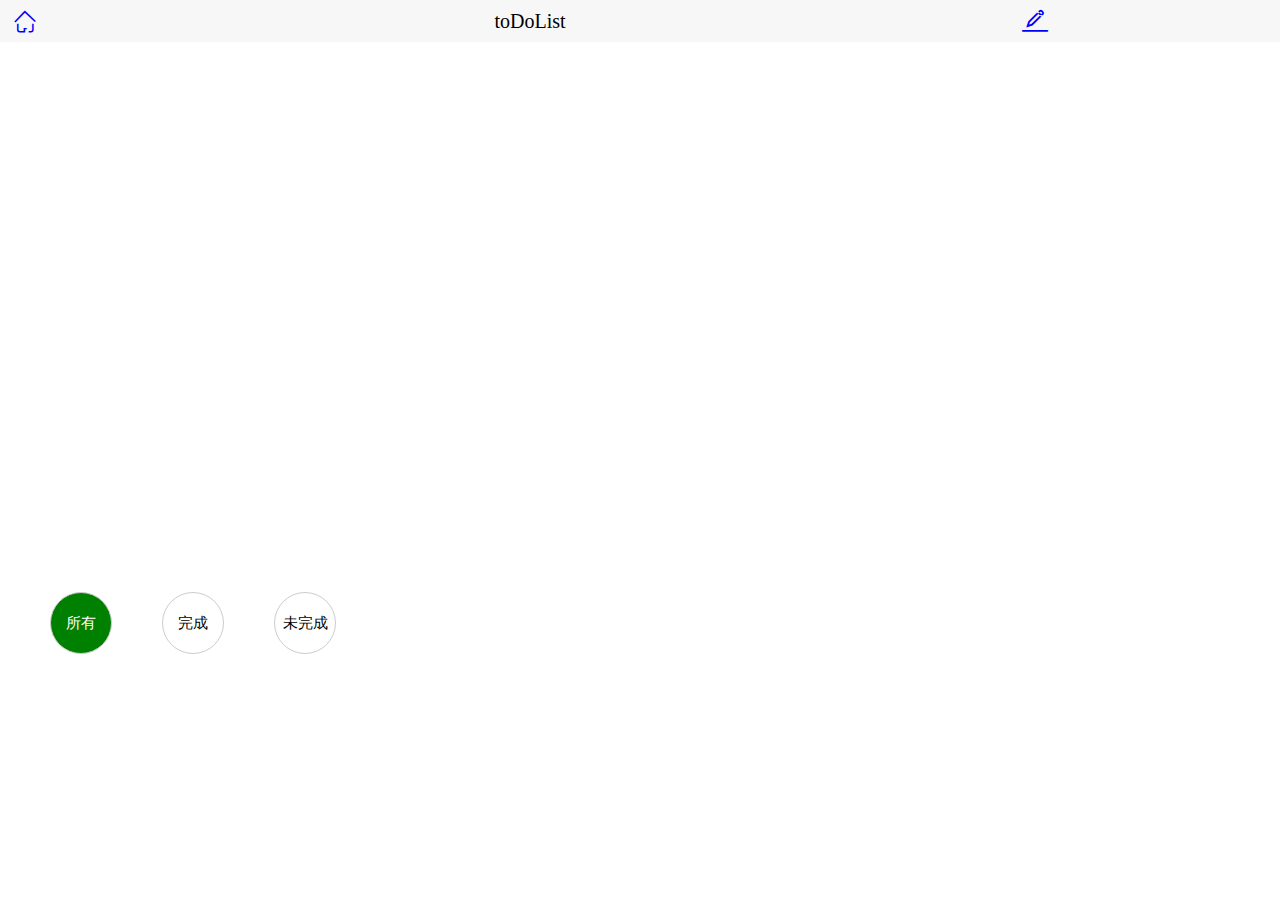
<file: index.html>
<!DOCTYPE html>
<html lang="en">
	<head>
		<meta charset="UTF-8" />
		<meta name="viewport" content="width=device-width, initial-scale=1.0" />
		<title>Document</title>
		<link rel="stylesheet" href="./css/style.css" />
		<link rel="stylesheet" href="./font/iconfont.css" />
	</head>
	<body>
		<div id="app">
			<!-- 头部 -->
			<div class="header">
				<div class="left">
					<i class="iconfont">&#xe620;</i>
				</div>
				<div class="mid">toDoList</div>
				<div class="right" @click='showEditMask'>
					<i class="iconfont">&#xe616;</i>
				</div>
			</div>

			<!-- 内容部分 -->
			<div class="content">
				<div class="box" v-for='(item,index) of newTodos'>
					<div class="info">{{item.task}}</div>
					<div class="check" @click="changeFlag(index)" :class="{'checked':item.flag}">
						<i class="iconfont">&#xe61b;</i>
					</div>
					<div class="delete" @click='showDeleteTipsMask(index)'>
						<i class="iconfont">&#xe617;</i>
					</div>
				</div>
			</div>

			<!-- 底部 -->
			<div class="footer">
				<div class="all" @click='checkedAll' :class="{'footer-checked':allFlag}">所有</div>
				<div class="finish" @click='checkedFinish' :class="{'footer-checked':finishFlag}">完成</div>
				<div class="unfinish" @click='checkedUnFinish' :class="{'footer-checked':UnFinishFlag}">未完成</div>
			</div>

			<!-- 添加信息弹出框 -->
			<div class="edit-mask" v-show='editMaskFlag' @click.self="hideEditMask">
				<div class="mask">
					<input type="text" placeholder="请输入代办事项" v-model='inputBoxVal'/>
					<div class="determine" @click='add'>确定</div>
					<div class="cancel" @click='hideEditMask'>取消</div>
				</div>
            </div>
            
            <!-- 删除信息弹出框 -->
            <div class="edit-mask" v-show='deleteMaskFlag' @click.self="hideDeleteTipsMask">
				<div class="mask">
					<p>是否删除？</p>
					<div class="determine" @click='remove(activeIndex)'>确定</div>
					<div class="cancel" @click='hideDeleteTipsMask'>取消</div>
				</div>
            </div>
		</div>
		<script src="./lib/vue.js"></script>
		<script src="./js/index.js"></script>
	</body>
</html>
</file>
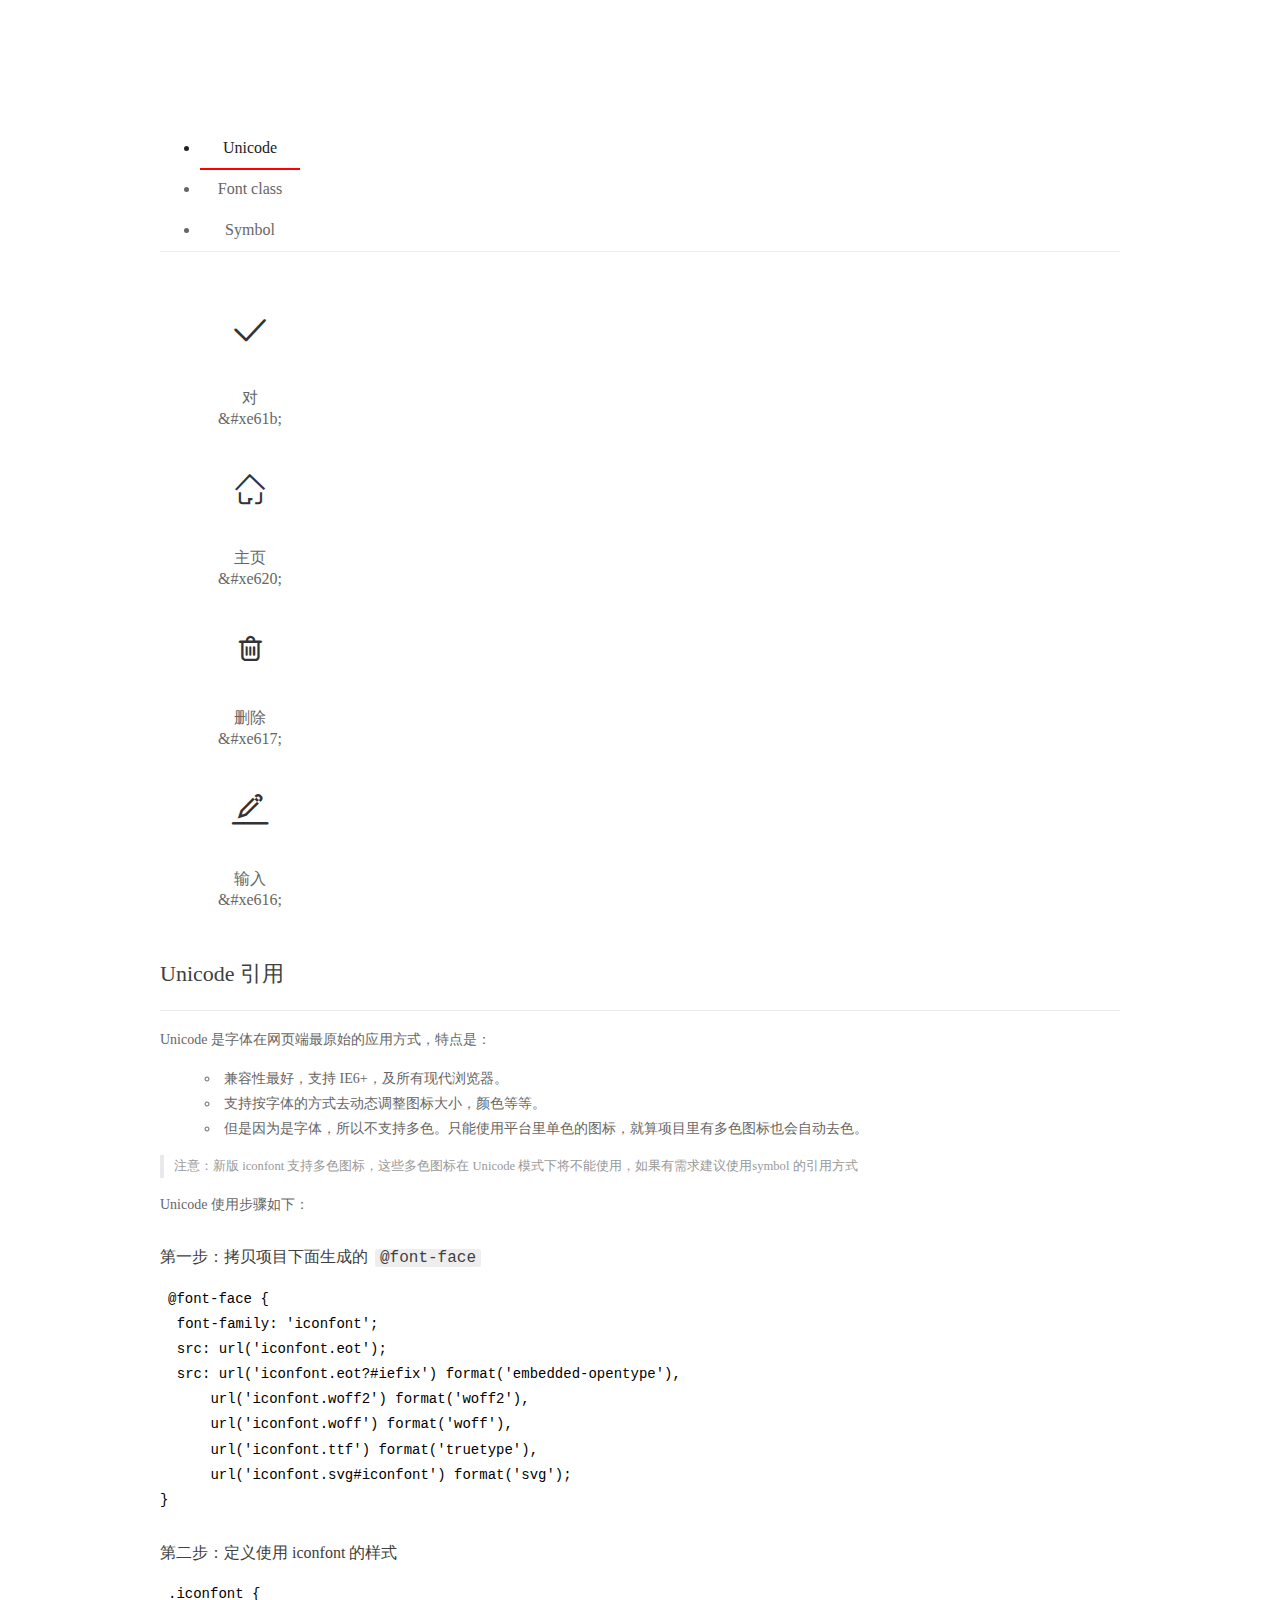
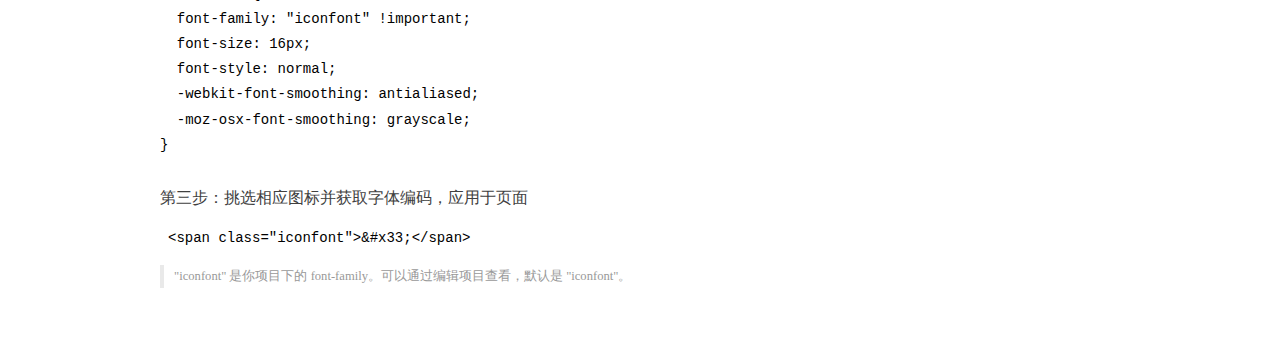
<file: font/demo_index.html>
<!DOCTYPE html>
<html>
<head>
  <meta charset="utf-8"/>
  <title>IconFont Demo</title>
  <link rel="shortcut icon" href="https://img.alicdn.com/tps/i4/TB1_oz6GVXXXXaFXpXXJDFnIXXX-64-64.ico" type="image/x-icon"/>
  <link rel="stylesheet" href="https://g.alicdn.com/thx/cube/1.3.2/cube.min.css">
  <link rel="stylesheet" href="demo.css">
  <link rel="stylesheet" href="iconfont.css">
  <script src="iconfont.js"></script>
  <!-- jQuery -->
  <script src="https://a1.alicdn.com/oss/uploads/2018/12/26/7bfddb60-08e8-11e9-9b04-53e73bb6408b.js"></script>
  <!-- 代码高亮 -->
  <script src="https://a1.alicdn.com/oss/uploads/2018/12/26/a3f714d0-08e6-11e9-8a15-ebf944d7534c.js"></script>
</head>
<body>
  <div class="main">
    <h1 class="logo"><a href="https://www.iconfont.cn/" title="iconfont 首页" target="_blank">&#xe86b;</a></h1>
    <div class="nav-tabs">
      <ul id="tabs" class="dib-box">
        <li class="dib active"><span>Unicode</span></li>
        <li class="dib"><span>Font class</span></li>
        <li class="dib"><span>Symbol</span></li>
      </ul>
      
    </div>
    <div class="tab-container">
      <div class="content unicode" style="display: block;">
          <ul class="icon_lists dib-box">
          
            <li class="dib">
              <span class="icon iconfont">&#xe61b;</span>
                <div class="name">对</div>
                <div class="code-name">&amp;#xe61b;</div>
              </li>
          
            <li class="dib">
              <span class="icon iconfont">&#xe620;</span>
                <div class="name">主页</div>
                <div class="code-name">&amp;#xe620;</div>
              </li>
          
            <li class="dib">
              <span class="icon iconfont">&#xe617;</span>
                <div class="name">删除</div>
                <div class="code-name">&amp;#xe617;</div>
              </li>
          
            <li class="dib">
              <span class="icon iconfont">&#xe616;</span>
                <div class="name">输入</div>
                <div class="code-name">&amp;#xe616;</div>
              </li>
          
          </ul>
          <div class="article markdown">
          <h2 id="unicode-">Unicode 引用</h2>
          <hr>

          <p>Unicode 是字体在网页端最原始的应用方式，特点是：</p>
          <ul>
            <li>兼容性最好，支持 IE6+，及所有现代浏览器。</li>
            <li>支持按字体的方式去动态调整图标大小，颜色等等。</li>
            <li>但是因为是字体，所以不支持多色。只能使用平台里单色的图标，就算项目里有多色图标也会自动去色。</li>
          </ul>
          <blockquote>
            <p>注意：新版 iconfont 支持多色图标，这些多色图标在 Unicode 模式下将不能使用，如果有需求建议使用symbol 的引用方式</p>
          </blockquote>
          <p>Unicode 使用步骤如下：</p>
          <h3 id="-font-face">第一步：拷贝项目下面生成的 <code>@font-face</code></h3>
<pre><code class="language-css"
>@font-face {
  font-family: 'iconfont';
  src: url('iconfont.eot');
  src: url('iconfont.eot?#iefix') format('embedded-opentype'),
      url('iconfont.woff2') format('woff2'),
      url('iconfont.woff') format('woff'),
      url('iconfont.ttf') format('truetype'),
      url('iconfont.svg#iconfont') format('svg');
}
</code></pre>
          <h3 id="-iconfont-">第二步：定义使用 iconfont 的样式</h3>
<pre><code class="language-css"
>.iconfont {
  font-family: "iconfont" !important;
  font-size: 16px;
  font-style: normal;
  -webkit-font-smoothing: antialiased;
  -moz-osx-font-smoothing: grayscale;
}
</code></pre>
          <h3 id="-">第三步：挑选相应图标并获取字体编码，应用于页面</h3>
<pre>
<code class="language-html"
>&lt;span class="iconfont"&gt;&amp;#x33;&lt;/span&gt;
</code></pre>
          <blockquote>
            <p>"iconfont" 是你项目下的 font-family。可以通过编辑项目查看，默认是 "iconfont"。</p>
          </blockquote>
          </div>
      </div>
      <div class="content font-class">
        <ul class="icon_lists dib-box">
          
          <li class="dib">
            <span class="icon iconfont icon-iconfontcheck"></span>
            <div class="name">
              对
            </div>
            <div class="code-name">.icon-iconfontcheck
            </div>
          </li>
          
          <li class="dib">
            <span class="icon iconfont icon-icon-"></span>
            <div class="name">
              主页
            </div>
            <div class="code-name">.icon-icon-
            </div>
          </li>
          
          <li class="dib">
            <span class="icon iconfont icon-shanchu"></span>
            <div class="name">
              删除
            </div>
            <div class="code-name">.icon-shanchu
            </div>
          </li>
          
          <li class="dib">
            <span class="icon iconfont icon-shuru"></span>
            <div class="name">
              输入
            </div>
            <div class="code-name">.icon-shuru
            </div>
          </li>
          
        </ul>
        <div class="article markdown">
        <h2 id="font-class-">font-class 引用</h2>
        <hr>

        <p>font-class 是 Unicode 使用方式的一种变种，主要是解决 Unicode 书写不直观，语意不明确的问题。</p>
        <p>与 Unicode 使用方式相比，具有如下特点：</p>
        <ul>
          <li>兼容性良好，支持 IE8+，及所有现代浏览器。</li>
          <li>相比于 Unicode 语意明确，书写更直观。可以很容易分辨这个 icon 是什么。</li>
          <li>因为使用 class 来定义图标，所以当要替换图标时，只需要修改 class 里面的 Unicode 引用。</li>
          <li>不过因为本质上还是使用的字体，所以多色图标还是不支持的。</li>
        </ul>
        <p>使用步骤如下：</p>
        <h3 id="-fontclass-">第一步：引入项目下面生成的 fontclass 代码：</h3>
<pre><code class="language-html">&lt;link rel="stylesheet" href="./iconfont.css"&gt;
</code></pre>
        <h3 id="-">第二步：挑选相应图标并获取类名，应用于页面：</h3>
<pre><code class="language-html">&lt;span class="iconfont icon-xxx"&gt;&lt;/span&gt;
</code></pre>
        <blockquote>
          <p>"
            iconfont" 是你项目下的 font-family。可以通过编辑项目查看，默认是 "iconfont"。</p>
        </blockquote>
      </div>
      </div>
      <div class="content symbol">
          <ul class="icon_lists dib-box">
          
            <li class="dib">
                <svg class="icon svg-icon" aria-hidden="true">
                  <use xlink:href="#icon-iconfontcheck"></use>
                </svg>
                <div class="name">对</div>
                <div class="code-name">#icon-iconfontcheck</div>
            </li>
          
            <li class="dib">
                <svg class="icon svg-icon" aria-hidden="true">
                  <use xlink:href="#icon-icon-"></use>
                </svg>
                <div class="name">主页</div>
                <div class="code-name">#icon-icon-</div>
            </li>
          
            <li class="dib">
                <svg class="icon svg-icon" aria-hidden="true">
                  <use xlink:href="#icon-shanchu"></use>
                </svg>
                <div class="name">删除</div>
                <div class="code-name">#icon-shanchu</div>
            </li>
          
            <li class="dib">
                <svg class="icon svg-icon" aria-hidden="true">
                  <use xlink:href="#icon-shuru"></use>
                </svg>
                <div class="name">输入</div>
                <div class="code-name">#icon-shuru</div>
            </li>
          
          </ul>
          <div class="article markdown">
          <h2 id="symbol-">Symbol 引用</h2>
          <hr>

          <p>这是一种全新的使用方式，应该说这才是未来的主流，也是平台目前推荐的用法。相关介绍可以参考这篇<a href="">文章</a>
            这种用法其实是做了一个 SVG 的集合，与另外两种相比具有如下特点：</p>
          <ul>
            <li>支持多色图标了，不再受单色限制。</li>
            <li>通过一些技巧，支持像字体那样，通过 <code>font-size</code>, <code>color</code> 来调整样式。</li>
            <li>兼容性较差，支持 IE9+，及现代浏览器。</li>
            <li>浏览器渲染 SVG 的性能一般，还不如 png。</li>
          </ul>
          <p>使用步骤如下：</p>
          <h3 id="-symbol-">第一步：引入项目下面生成的 symbol 代码：</h3>
<pre><code class="language-html">&lt;script src="./iconfont.js"&gt;&lt;/script&gt;
</code></pre>
          <h3 id="-css-">第二步：加入通用 CSS 代码（引入一次就行）：</h3>
<pre><code class="language-html">&lt;style&gt;
.icon {
  width: 1em;
  height: 1em;
  vertical-align: -0.15em;
  fill: currentColor;
  overflow: hidden;
}
&lt;/style&gt;
</code></pre>
          <h3 id="-">第三步：挑选相应图标并获取类名，应用于页面：</h3>
<pre><code class="language-html">&lt;svg class="icon" aria-hidden="true"&gt;
  &lt;use xlink:href="#icon-xxx"&gt;&lt;/use&gt;
&lt;/svg&gt;
</code></pre>
          </div>
      </div>

    </div>
  </div>
  <script>
  $(document).ready(function () {
      $('.tab-container .content:first').show()

      $('#tabs li').click(function (e) {
        var tabContent = $('.tab-container .content')
        var index = $(this).index()

        if ($(this).hasClass('active')) {
          return
        } else {
          $('#tabs li').removeClass('active')
          $(this).addClass('active')

          tabContent.hide().eq(index).fadeIn()
        }
      })
    })
  </script>
</body>
</html>
</file>
<file: css/style.css>
* {
	margin: 0;
	padding: 0;
}

/* 头部 */
.header {
	height: 42px;
	background-color: #f7f7f8;
	line-height: 42px;
	font-size: 20px;
}

.header > div {
	float: left;
}

.header i {
	color: blue;
	font-size: 30px;
	padding: 10px;
}

/* 中间部分 */
.mid {
	width: 75%;
	text-align: center;
}

/* 内容区域 */
.content {
    min-height: 550px;
}

.box {
	width: 356px;
	height: 96px;
	margin: 10px 0 0 30px;
	border: 1px solid #cccccc;
	position: relative;
}

.box i {
	font-size: 20px;
}

/* 文字信息部分 */
.info {
	position: fixed;
	margin: 10px 0 0 10px;
}

/* 选中和删除按钮 */
.check,
.delete {
	width: 35px;
	height: 28px;
	border-radius: 5px;
	border: 1px solid #cccccc;
	line-height: 28px;
	text-align: center;
	position: absolute;
	right: 60px;
	bottom: 10px;
}

.delete {
    right: 10px;
    color: red;
    border-color: red;
}

/* 选中按钮处于选中状态 */
.checked{
    color: white;
    background-color: blue;
}

/* 底部 */
.footer {
	background-color: #f7f7f8;
}

.all,
.finish,
.unfinish {
	width: 60px;
	height: 60px;
	line-height: 60px;
	border: 1px solid #cccccc;
	border-radius: 50%;
	font-size: 15px;
	float: left;
	text-align: center;
	margin-left: 50px;
}

/* 底部按钮处于选中状态 */
.footer-checked{
    color: #fff;
    background-color: green;
}

/* 添加信息弹出框 */
.edit-mask {
	position: fixed;
	left: 0;
	top: 0;
	width: 100%;
	height: 100%;
	background: rgba(0, 0, 0, 0.7);
}

.mask {
	width: 90%;
	height: 100px;
	position: absolute;
	border: 1px solid #ccc;
	text-align: center;
	top: 50%;
	left: 50%;
	transform: translate(-50%, -50%);
	background-color: #fff;
	border-radius: 20px;
}

.mask input{
    width: 90%;
    height: 30px;
    border-radius: 10px;
    margin-top: 10px;
    color: #ccc;
}

.determine,
.cancel {
    width: 50px;
    height: 30px;
    line-height: 30px;
    border-radius: 10px;
    text-align: center;
    position: absolute;
    color: white;
	bottom: 10px;
    left: 120px;
    border: 1px solid #cccccc;
}

.determine{
    background-color: #4cd964;
}

.cancel{
    left: 200px;
    background-color: #f6383a;
}
</file>
<file: font/iconfont.css>
@font-face {font-family: "iconfont";
  src: url('iconfont.eot?t=1593342523541'); /* IE9 */
  src: url('iconfont.eot?t=1593342523541#iefix') format('embedded-opentype'), /* IE6-IE8 */
  url('[data-uri]') format('woff2'),
  url('iconfont.woff?t=1593342523541') format('woff'),
  url('iconfont.ttf?t=1593342523541') format('truetype'), /* chrome, firefox, opera, Safari, Android, iOS 4.2+ */
  url('iconfont.svg?t=1593342523541#iconfont') format('svg'); /* iOS 4.1- */
}

.iconfont {
  font-family: "iconfont" !important;
  font-size: 16px;
  font-style: normal;
  -webkit-font-smoothing: antialiased;
  -moz-osx-font-smoothing: grayscale;
}

.icon-iconfontcheck:before {
  content: "\e61b";
}

.icon-icon-:before {
  content: "\e620";
}

.icon-shanchu:before {
  content: "\e617";
}

.icon-shuru:before {
  content: "\e616";
}
</file>
<file: font/demo.css>
/* Logo 字体 */
@font-face {
  font-family: "iconfont logo";
  src: url('https://at.alicdn.com/t/font_985780_km7mi63cihi.eot?t=1545807318834');
  src: url('https://at.alicdn.com/t/font_985780_km7mi63cihi.eot?t=1545807318834#iefix') format('embedded-opentype'),
    url('https://at.alicdn.com/t/font_985780_km7mi63cihi.woff?t=1545807318834') format('woff'),
    url('https://at.alicdn.com/t/font_985780_km7mi63cihi.ttf?t=1545807318834') format('truetype'),
    url('https://at.alicdn.com/t/font_985780_km7mi63cihi.svg?t=1545807318834#iconfont') format('svg');
}

.logo {
  font-family: "iconfont logo";
  font-size: 160px;
  font-style: normal;
  -webkit-font-smoothing: antialiased;
  -moz-osx-font-smoothing: grayscale;
}

/* tabs */
.nav-tabs {
  position: relative;
}

.nav-tabs .nav-more {
  position: absolute;
  right: 0;
  bottom: 0;
  height: 42px;
  line-height: 42px;
  color: #666;
}

#tabs {
  border-bottom: 1px solid #eee;
}

#tabs li {
  cursor: pointer;
  width: 100px;
  height: 40px;
  line-height: 40px;
  text-align: center;
  font-size: 16px;
  border-bottom: 2px solid transparent;
  position: relative;
  z-index: 1;
  margin-bottom: -1px;
  color: #666;
}


#tabs .active {
  border-bottom-color: #f00;
  color: #222;
}

.tab-container .content {
  display: none;
}

/* 页面布局 */
.main {
  padding: 30px 100px;
  width: 960px;
  margin: 0 auto;
}

.main .logo {
  color: #333;
  text-align: left;
  margin-bottom: 30px;
  line-height: 1;
  height: 110px;
  margin-top: -50px;
  overflow: hidden;
  *zoom: 1;
}

.main .logo a {
  font-size: 160px;
  color: #333;
}

.helps {
  margin-top: 40px;
}

.helps pre {
  padding: 20px;
  margin: 10px 0;
  border: solid 1px #e7e1cd;
  background-color: #fffdef;
  overflow: auto;
}

.icon_lists {
  width: 100% !important;
  overflow: hidden;
  *zoom: 1;
}

.icon_lists li {
  width: 100px;
  margin-bottom: 10px;
  margin-right: 20px;
  text-align: center;
  list-style: none !important;
  cursor: default;
}

.icon_lists li .code-name {
  line-height: 1.2;
}

.icon_lists .icon {
  display: block;
  height: 100px;
  line-height: 100px;
  font-size: 42px;
  margin: 10px auto;
  color: #333;
  -webkit-transition: font-size 0.25s linear, width 0.25s linear;
  -moz-transition: font-size 0.25s linear, width 0.25s linear;
  transition: font-size 0.25s linear, width 0.25s linear;
}

.icon_lists .icon:hover {
  font-size: 100px;
}

.icon_lists .svg-icon {
  /* 通过设置 font-size 来改变图标大小 */
  width: 1em;
  /* 图标和文字相邻时，垂直对齐 */
  vertical-align: -0.15em;
  /* 通过设置 color 来改变 SVG 的颜色/fill */
  fill: currentColor;
  /* path 和 stroke 溢出 viewBox 部分在 IE 下会显示
      normalize.css 中也包含这行 */
  overflow: hidden;
}

.icon_lists li .name,
.icon_lists li .code-name {
  color: #666;
}

/* markdown 样式 */
.markdown {
  color: #666;
  font-size: 14px;
  line-height: 1.8;
}

.highlight {
  line-height: 1.5;
}

.markdown img {
  vertical-align: middle;
  max-width: 100%;
}

.markdown h1 {
  color: #404040;
  font-weight: 500;
  line-height: 40px;
  margin-bottom: 24px;
}

.markdown h2,
.markdown h3,
.markdown h4,
.markdown h5,
.markdown h6 {
  color: #404040;
  margin: 1.6em 0 0.6em 0;
  font-weight: 500;
  clear: both;
}

.markdown h1 {
  font-size: 28px;
}

.markdown h2 {
  font-size: 22px;
}

.markdown h3 {
  font-size: 16px;
}

.markdown h4 {
  font-size: 14px;
}

.markdown h5 {
  font-size: 12px;
}

.markdown h6 {
  font-size: 12px;
}

.markdown hr {
  height: 1px;
  border: 0;
  background: #e9e9e9;
  margin: 16px 0;
  clear: both;
}

.markdown p {
  margin: 1em 0;
}

.markdown>p,
.markdown>blockquote,
.markdown>.highlight,
.markdown>ol,
.markdown>ul {
  width: 80%;
}

.markdown ul>li {
  list-style: circle;
}

.markdown>ul li,
.markdown blockquote ul>li {
  margin-left: 20px;
  padding-left: 4px;
}

.markdown>ul li p,
.markdown>ol li p {
  margin: 0.6em 0;
}

.markdown ol>li {
  list-style: decimal;
}

.markdown>ol li,
.markdown blockquote ol>li {
  margin-left: 20px;
  padding-left: 4px;
}

.markdown code {
  margin: 0 3px;
  padding: 0 5px;
  background: #eee;
  border-radius: 3px;
}

.markdown strong,
.markdown b {
  font-weight: 600;
}

.markdown>table {
  border-collapse: collapse;
  border-spacing: 0px;
  empty-cells: show;
  border: 1px solid #e9e9e9;
  width: 95%;
  margin-bottom: 24px;
}

.markdown>table th {
  white-space: nowrap;
  color: #333;
  font-weight: 600;
}

.markdown>table th,
.markdown>table td {
  border: 1px solid #e9e9e9;
  padding: 8px 16px;
  text-align: left;
}

.markdown>table th {
  background: #F7F7F7;
}

.markdown blockquote {
  font-size: 90%;
  color: #999;
  border-left: 4px solid #e9e9e9;
  padding-left: 0.8em;
  margin: 1em 0;
}

.markdown blockquote p {
  margin: 0;
}

.markdown .anchor {
  opacity: 0;
  transition: opacity 0.3s ease;
  margin-left: 8px;
}

.markdown .waiting {
  color: #ccc;
}

.markdown h1:hover .anchor,
.markdown h2:hover .anchor,
.markdown h3:hover .anchor,
.markdown h4:hover .anchor,
.markdown h5:hover .anchor,
.markdown h6:hover .anchor {
  opacity: 1;
  display: inline-block;
}

.markdown>br,
.markdown>p>br {
  clear: both;
}


.hljs {
  display: block;
  background: white;
  padding: 0.5em;
  color: #333333;
  overflow-x: auto;
}

.hljs-comment,
.hljs-meta {
  color: #969896;
}

.hljs-string,
.hljs-variable,
.hljs-template-variable,
.hljs-strong,
.hljs-emphasis,
.hljs-quote {
  color: #df5000;
}

.hljs-keyword,
.hljs-selector-tag,
.hljs-type {
  color: #a71d5d;
}

.hljs-literal,
.hljs-symbol,
.hljs-bullet,
.hljs-attribute {
  color: #0086b3;
}

.hljs-section,
.hljs-name {
  color: #63a35c;
}

.hljs-tag {
  color: #333333;
}

.hljs-title,
.hljs-attr,
.hljs-selector-id,
.hljs-selector-class,
.hljs-selector-attr,
.hljs-selector-pseudo {
  color: #795da3;
}

.hljs-addition {
  color: #55a532;
  background-color: #eaffea;
}

.hljs-deletion {
  color: #bd2c00;
  background-color: #ffecec;
}

.hljs-link {
  text-decoration: underline;
}

/* 代码高亮 */
/* PrismJS 1.15.0
https://prismjs.com/download.html#themes=prism&languages=markup+css+clike+javascript */
/**
 * prism.js default theme for JavaScript, CSS and HTML
 * Based on dabblet (http://dabblet.com)
 * @author Lea Verou
 */
code[class*="language-"],
pre[class*="language-"] {
  color: black;
  background: none;
  text-shadow: 0 1px white;
  font-family: Consolas, Monaco, 'Andale Mono', 'Ubuntu Mono', monospace;
  text-align: left;
  white-space: pre;
  word-spacing: normal;
  word-break: normal;
  word-wrap: normal;
  line-height: 1.5;

  -moz-tab-size: 4;
  -o-tab-size: 4;
  tab-size: 4;

  -webkit-hyphens: none;
  -moz-hyphens: none;
  -ms-hyphens: none;
  hyphens: none;
}

pre[class*="language-"]::-moz-selection,
pre[class*="language-"] ::-moz-selection,
code[class*="language-"]::-moz-selection,
code[class*="language-"] ::-moz-selection {
  text-shadow: none;
  background: #b3d4fc;
}

pre[class*="language-"]::selection,
pre[class*="language-"] ::selection,
code[class*="language-"]::selection,
code[class*="language-"] ::selection {
  text-shadow: none;
  background: #b3d4fc;
}

@media print {

  code[class*="language-"],
  pre[class*="language-"] {
    text-shadow: none;
  }
}

/* Code blocks */
pre[class*="language-"] {
  padding: 1em;
  margin: .5em 0;
  overflow: auto;
}

:not(pre)>code[class*="language-"],
pre[class*="language-"] {
  background: #f5f2f0;
}

/* Inline code */
:not(pre)>code[class*="language-"] {
  padding: .1em;
  border-radius: .3em;
  white-space: normal;
}

.token.comment,
.token.prolog,
.token.doctype,
.token.cdata {
  color: slategray;
}

.token.punctuation {
  color: #999;
}

.namespace {
  opacity: .7;
}

.token.property,
.token.tag,
.token.boolean,
.token.number,
.token.constant,
.token.symbol,
.token.deleted {
  color: #905;
}

.token.selector,
.token.attr-name,
.token.string,
.token.char,
.token.builtin,
.token.inserted {
  color: #690;
}

.token.operator,
.token.entity,
.token.url,
.language-css .token.string,
.style .token.string {
  color: #9a6e3a;
  background: hsla(0, 0%, 100%, .5);
}

.token.atrule,
.token.attr-value,
.token.keyword {
  color: #07a;
}

.token.function,
.token.class-name {
  color: #DD4A68;
}

.token.regex,
.token.important,
.token.variable {
  color: #e90;
}

.token.important,
.token.bold {
  font-weight: bold;
}

.token.italic {
  font-style: italic;
}

.token.entity {
  cursor: help;
}
</file>
